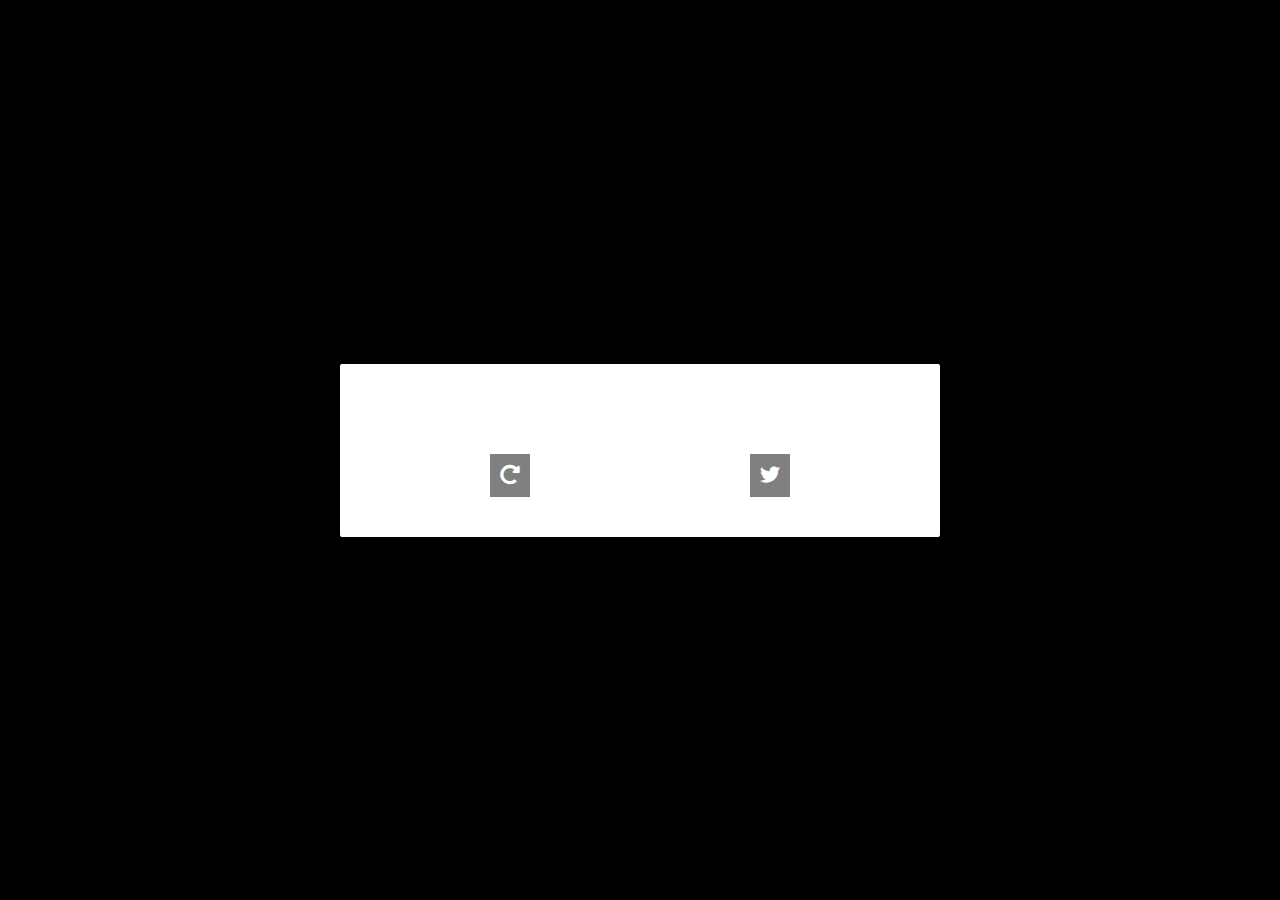
<file: Build-a-Random-Quote-Machine/index.html>
<!DOCTYPE html>
<html lang="en" >
<head>
  <meta charset="UTF-8">
  <title>CodePen - FreeCodeCamp: Build a Random Quote Machine</title>
  <link rel='stylesheet' href='https://cdnjs.cloudflare.com/ajax/libs/font-awesome/5.15.3/css/all.min.css'><link rel="stylesheet" href="./style.css">

</head>
<body>
<div id="wrapper">
  <div id="quote-box">
    <p id="text"></p>
    <p id="author"></p>
    <div id="buttons-container">
      <div id="left-button">
        <button class="disabled" id="new-quote" disabled><i class="fas fa-redo-alt"></i></button>
      </div>
      <div id="right-button">
        <button class="disabled" id="tweet-button" disabled><a id="tweet-quote" target="_top"><i class="fab fa-twitter"></i></a></button>
      </div>
    </div>
  </div>
</div>
  <script src='https://cdn.freecodecamp.org/testable-projects-fcc/v1/bundle.js'></script>
<script src='https://cdnjs.cloudflare.com/ajax/libs/jquery/3.6.0/jquery.min.js'></script><script  src="./script.js"></script>

</body>
</html>
</file>
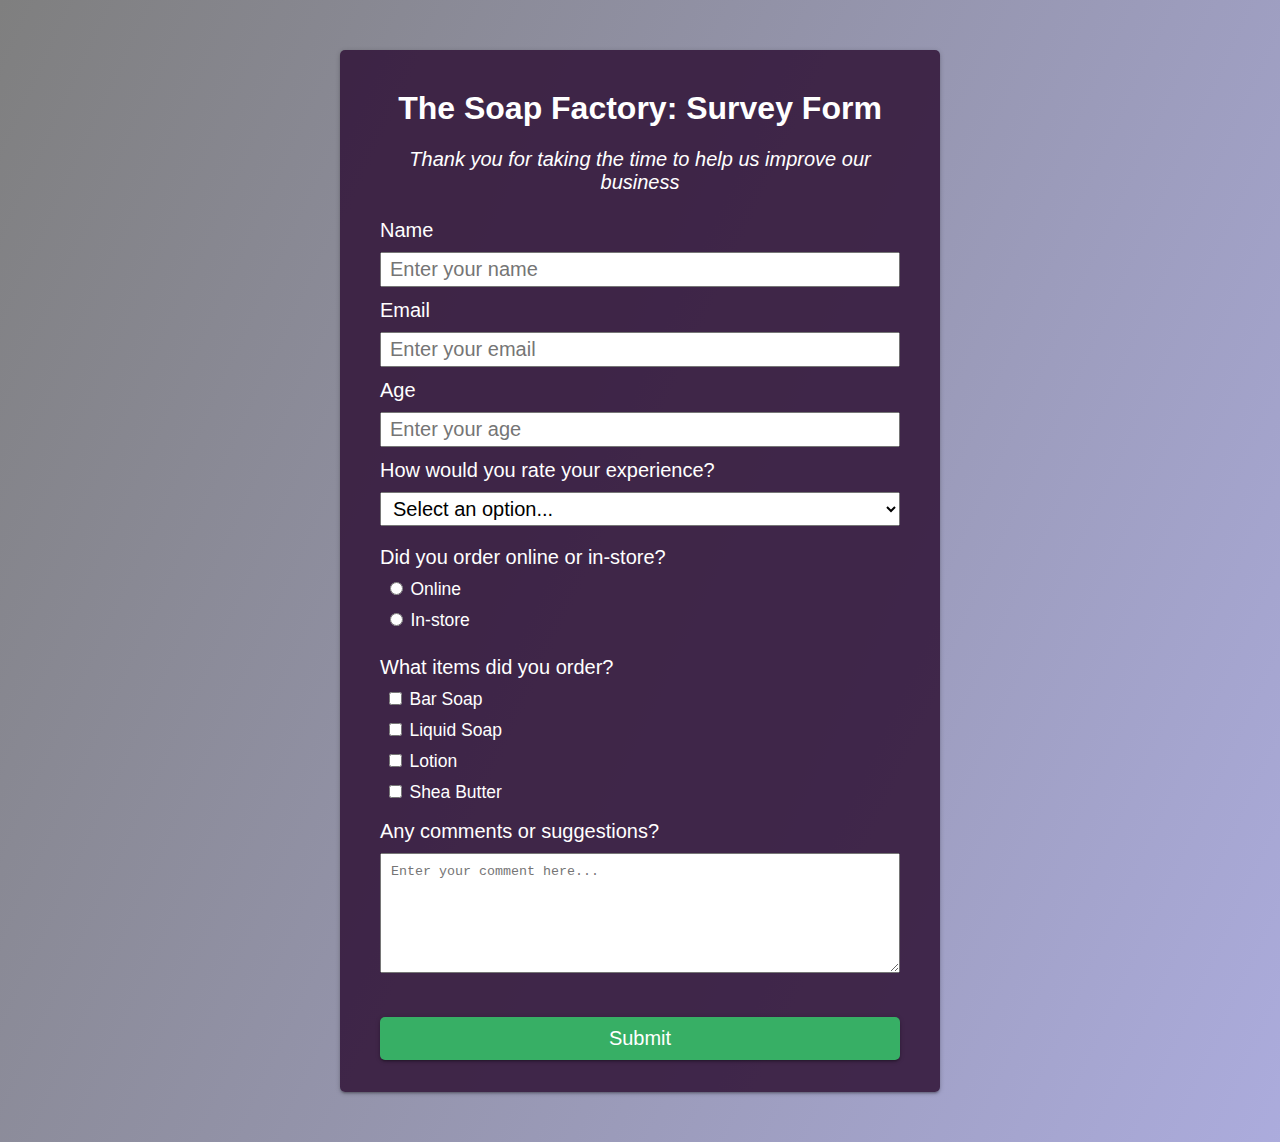
<file: Build-a-Survey-Form/index.html>
<!DOCTYPE html>
<html lang="en" >
<head>
  <meta charset="UTF-8">
  <title>CodePen - FreeCodeCamp: Build a Survey Form</title>
  <link rel="stylesheet" href="./style.css">

</head>
<body>
<div class="container">
  <h1 id="title" class="text-center">The Soap Factory: Survey Form</h1>
  <p id="description" class="text-center">Thank you for taking the time to help us improve our business</p>
  <form id="survey-form">

    <div class="form-group">
      <label for="name" id="name-label" class="input-box-label">Name</label>
      <input name="name" id="name" class="form-control" type="text" required placeholder="Enter your name" />
    </div>

    <div class="form-group">
      <label for="email" id="email-label" class="input-box-label">Email</label>
      <input name="email" id="email" class="form-control" type="email" required placeholder="Enter your email" />
    </div>

    <div class="form-group">
      <label for="number" id="number-label" class="input-box-label">Age</label>
      <input name="number" id="number" class="form-control" type="number" min="10" max="120" required placeholder="Enter your age" />
    </div>

    <div class="form-group">
      <label for="dropdown" id="dropdown-label" class="input-box-label">How would you rate your experience?</label>
      <select name="dropdown" id="dropdown" class="form-control">
        <option disabled selected value>Select an option...</option>
        <option value="excellent">Excellent</option>
        <option value="good">Good</option>
        <option value="okay">Okay</option>
        <option value="bad">Bad</option>
        <option value="terrible">Terrible</option>
      </select>
    </div>

    <div class="form-group">
      <p>Did you order online or in-store?</p>
      <div class="radio-group">
        <input type="radio" id="online" class="input-radio" name="ordertype" value="online">
        <label for="online">Online</label>
      </div>
      <div class="radio-group">
        <input type="radio" id="instore" class="input-radio" name="ordertype" value="instore">
        <label for="instore">In-store</label>
      </div>
    </div>

    <div class="form-group">
      <p>What items did you order?</p>
      <div class="checkbox-group">
        <input type="checkbox" id="barsoap" name="barsoap" value="barsoap">
        <label for="barsoap">Bar Soap</label>
      </div>
      <div class="checkbox-group">
        <input type="checkbox" id="liquidsoap" name="liquidsoap" value="liquidsoap">
        <label for="liquidsoap">Liquid Soap</label>
      </div>
      <div class="checkbox-group">
        <input type="checkbox" id="lotion" name="lotion" value="lotion">
        <label for="lotion">Lotion</label>
      </div>
      <div class="checkbox-group">
        <input type="checkbox" id="sheabutter" name="sheabutter" value="sheabutter">
        <label for="sheabutter">Shea Butter</label>
      </div>
    </div>

    <div class="form-group">
      <label for="form-textarea" class="input-box-label">Any comments or suggestions?</label>
      <textarea name="form-textarea" id="form-textarea" class="form-textarea" placeholder="Enter your comment here..."></textarea>
    </div>

    <div class="form-group">
      <button id="submit" type="submit">Submit</button>
    </div>

  </form>
</div>
  <script src='https://cdn.freecodecamp.org/testable-projects-fcc/v1/bundle.js'></script>
</body>
</html>
</file>
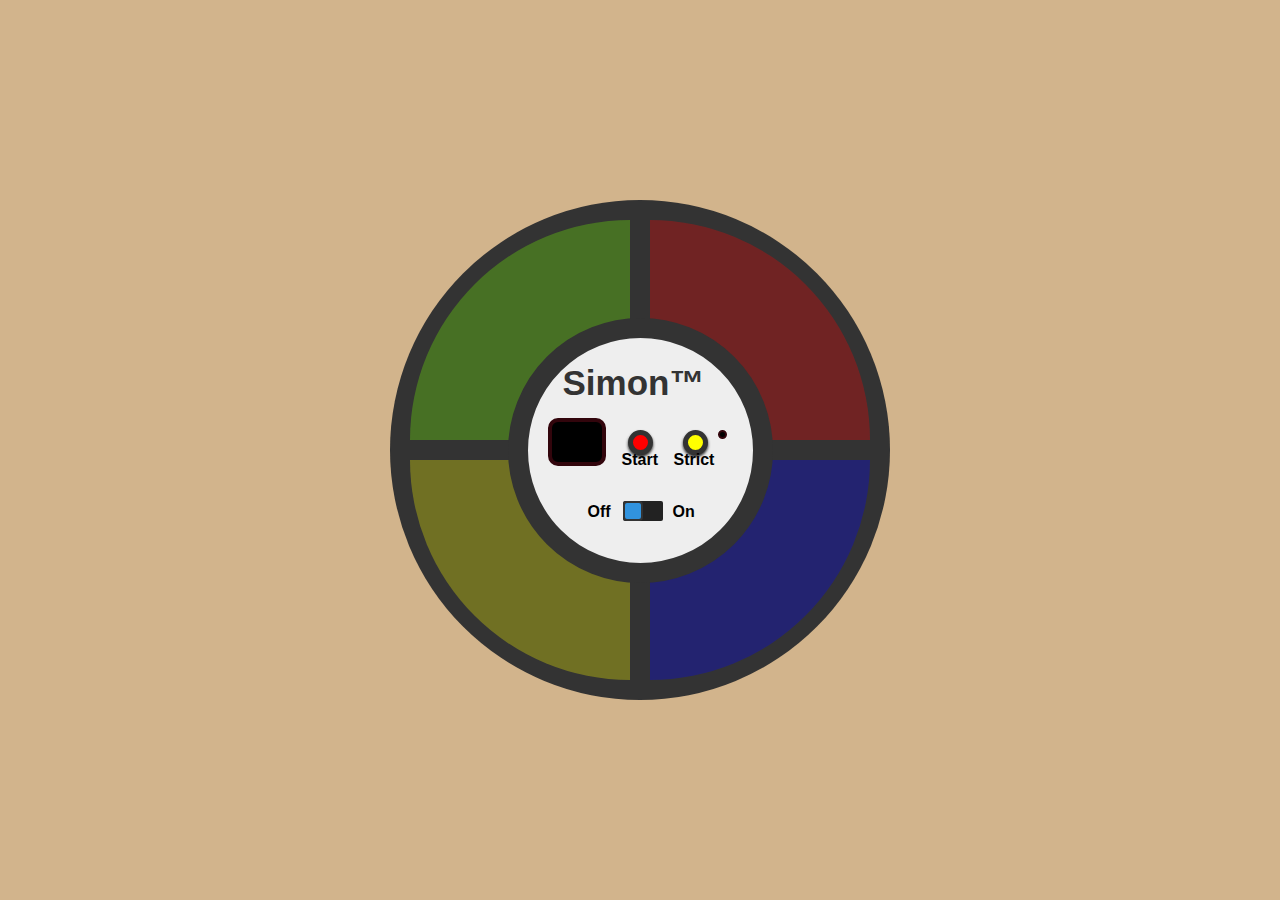
<file: Simon-Game/index.html>
<!DOCTYPE html>
<html>
    <head>
        <meta charset="UTF-8">
        <title>
            FCC: Simon Game
        </title>
        <meta content="width=device-width, initial-scale=1" name="viewport">
        <link href="css/normalize.css" rel="stylesheet">
        <link href="css/styles.css" rel="stylesheet">
    </head>
    <body>
        <div class="centered circle" id="container">
            <div class="centered circle" id="control-panel">
                <div id="simon">
                    <span>Simon™</span>
                </div>
                <div id="sequence-count-display">
                    <span id="sequence-count"></span>
                </div>
                <div class="control-button circle" id="start-button"></div>
                <div class="label" id="start-label">
                    <span>Start</span>
                </div>
                <div class="circle" id="strict-mode-indicator"></div>
                <div class="control-button circle" id="strict-button"></div>
                <div class="label" id="strict-label">
                    <span>Strict</span>
                </div>
                <div id="switch-slot">
                    <div class="" id="switch"></div>
                </div>
                <div class="label" id="off-label">
                    <span>Off</span>
                </div>
                <div class="label" id="on-label">
                    <span>On</span>
                </div>
            </div>
            <div class="color-button top-row left-column" data-value="green" id="green-button"></div>
            <div class="color-button top-row right-column" data-value="red" id="red-button"></div>
            <div class="color-button bottom-row left-column" data-value="yellow" id="yellow-button"></div>
            <div class="color-button bottom-row right-column" data-value="blue" id="blue-button"></div>
        </div>
        <script src='https://code.jquery.com/jquery-2.2.4.min.js'>
        </script> 
        <script src="js/app.js">
        </script>
    </body>
</html>
</file>
<file: Build-a-Random-Quote-Machine/style.css>
:root {
  font-size: 62.5%;
}

* {
  -moz-box-sizing: border-box;
  -webkit-box-sizing: border-box;
  box-sizing: border-box;
  margin: 0;
  padding: 0;
}

body {
  font-family: -apple-system, BlinkMacSystemFont, "Segoe UI", "Roboto", "Helvetica Neue", Arial, sans-serif;
  font-size: 1.6rem;
}

#wrapper {
  align-items: center;
  background-color: #000;
  background-size: cover;
  background-repeat: no-repeat;
  background-position: center;
  display: flex;
  height: 100vh;
  justify-content: center;
  width: 100vw;
}

#quote-box {
  background-color: #fff;
  border-radius: 2px;
  box-shadow: 0 2px 5px 0 rgba(0, 0, 0, 0.16), 0 2px 10px 0 rgba(0, 0, 0, 0.12);
  display: flex;
  flex-direction: column;
  margin-left: 4rem;
  margin-right: 4rem;
  padding: 4rem;
  width: 60rem;
}

#text {
  font-size: 3rem;
  margin-bottom: 1rem;
  text-align: center;
}

#author {
  font-size: 2.5rem;
  margin-bottom: 4rem;
  text-align: center;
}

#buttons-container {
  display: flex;
}

#left-button, #right-button {
  display: flex;
  justify-content: center;
  width: 50%;
}

#new-quote {
  background-color: #4CAF50;
}

#tweet-button {
  background-color: #2196F3;
}

button {
  border: none;
  box-shadow: 0 2px 5px 0 rgba(0, 0, 0, 0.16), 0 2px 10px 0 rgba(0, 0, 0, 0.12);
  color: #fff;
  cursor: pointer;
  font-size: 2rem;
  padding: 1rem;
}

button:hover {
  box-shadow: none;
}

a, a:visited {
  color: #fff;
}

.disabled {
  background-color: gray !important;
  box-shadow: none !important;
}
</file>
<file: Build-a-Survey-Form/style.css>
* {
  -moz-box-sizing: border-box;
  -webkit-box-sizing: border-box;
  box-sizing: border-box;
}

html {
  font-size: 62.5%;
}

body {
  background: linear-gradient(
      115deg,
      rgb(95 95 95 / 80%),
      rgba(136, 136, 206, 0.7)
    ),
    url(https://i.imgur.com/1G30UqU.jpg);
  background-position: center;
  background-repeat: no-repeat;
  background-size: cover;
  color: #fff;
  font-family: -apple-system, BlinkMacSystemFont, "Segoe UI", "Roboto",
    "Helvetica Neue", Arial, sans-serif;
  font-size: 1.6rem;
}

.container {
  background-color: rgb(53 25 61 / 90%);
  border-radius: 5px;
  -webkit-box-shadow: 0 2px 2px 0 rgb(0 0 0 / 14%),
    0 3px 1px -2px rgb(0 0 0 / 12%), 0 1px 5px 0 rgb(0 0 0 / 20%);
  box-shadow: 0 2px 2px 0 rgb(0 0 0 / 14%), 0 3px 1px -2px rgb(0 0 0 / 12%),
    0 1px 5px 0 rgb(0 0 0 / 20%);
  margin: 50px auto 50px auto;
  max-width: 600px;
  width: 100%;
}

#title {
  padding-top: 40px;
}

p {
  margin-bottom: 5px;
  font-size: 2rem;
}

#description {
  font-size: 2rem;
  font-style: italic;
  margin-left: 50px;
  margin-right: 50px;
}

#survey-form {
  padding: 20px 40px;
}

.form-group {
  margin: 0 auto 12px auto;
}

.form-control {
  height: auto;
  padding: 4px 8px;
  width: 100%;
}

.radio-group,
.checkbox-group {
  padding: 5px;
}

label {
  font-size: 1.75rem;
}

.input-box-label {
  display: block;
  font-size: 2rem;
  padding-bottom: 10px;
}

input {
  font-size: 2rem;
}

select.form-control {
  font-size: 2rem;
  height: auto;
}

.form-textarea {
  min-height: 12rem;
  padding: 10px;
  width: 100%;
}

#submit {
  background-color: #37af65;
  border: none;
  border-radius: 5px;
  -webkit-box-shadow: 0 2px 2px 0 rgb(0 0 0 / 14%),
    0 3px 1px -2px rgb(0 0 0 / 12%), 0 1px 5px 0 rgb(0 0 0 / 20%);
  box-shadow: 0 2px 2px 0 rgb(0 0 0 / 14%), 0 3px 1px -2px rgb(0 0 0 / 12%),
    0 1px 5px 0 rgb(0 0 0 / 20%);
  color: #fff;
  cursor: pointer;
  display: block;
  font-size: 2rem;
  margin-top: 40px;
  padding: 10px;
  width: 100%;
}

.text-center {
  text-align: center;
}
</file>
<file: Simon-Game/css/styles.css>
body {
  background-color: #d2b48c;
}
#container {
  background-color: #333;
  height: 500px;
  width: 500px;
}
#control-panel {
  background-color: #eee;
  border: solid 20px #333;
  height: 225px;
  width: 225px;
  overflow: hidden;
  z-index: 100;
}
#simon {
  color: #333;
  font-size: 35px;
  font-weight: 800;
  position: relative;
  top: 25px;
  left: 35px;
  -webkit-user-select: none;
     -moz-user-select: none;
      -ms-user-select: none;
          user-select: none;
}
#sequence-count-display {
  background-color: #000;
  border: 4px solid #32050c;
  border-radius: 10px;
  height: 40px;
  width: 50px;
  position: relative;
  top: 40px;
  left: 20px;
  text-align: center;
}
#sequence-count {
  color: #dc0d29;
  font-size: 45px;
  line-height: 42px;
  -webkit-user-select: none;
     -moz-user-select: none;
      -ms-user-select: none;
          user-select: none;
}
#strict-mode-indicator {
  background-color: #000;
  border: 2px solid #32050c;
  border-radius: 100%;
  height: 5px;
  width: 5px;
  position: relative;
  top: -14px;
  left: 190px;
}
#strict-mode-indicator.active {
  background-color: #f00;
}
.control-button {
  border: 5px solid #333;
  box-shadow: 0px 2px 3px #222;
  cursor: pointer;
  height: 15px;
  width: 15px;
  position: absolute;
  top: 92px;
}
.control-button:active {
  box-shadow: 0 1px 1px #292929;
  top: 94px;
}
#start-button {
  background-color: #f00;
  left: 100px;
}
#strict-button {
  background-color: #ff0;
  left: 155px;
}
.label {
  font-weight: 600;
  position: relative;
  -webkit-user-select: none;
     -moz-user-select: none;
      -ms-user-select: none;
          user-select: none;
}
#start-label {
  top: 25px;
  left: 94px;
}
#strict-label {
  top: -2px;
  left: 146px;
}
#off-label {
  top: 12px;
  left: 60px;
}
#on-label {
  top: -6px;
  left: 145px;
}
#switch-slot {
  height: 20px;
  width: 40px;
  background-color: #222;
  position: relative;
  top: 30px;
  left: 95px;
  border-radius: 2px;
  cursor: pointer;
  z-index: 101;
}
#switch {
  height: 16px;
  width: 16px;
  border-radius: 4px;
  background-color: #3193de;
  position: relative;
  border: 2px solid #333;
}
.switch-on {
  left: 20px;
}
.color-button {
  height: 220px;
  width: 220px;
  position: absolute;
  opacity: 0.3;
  cursor: pointer;
}
.color-button.active {
  opacity: 1;
}
.color-button.top-row {
  top: 20px;
}
.color-button.bottom-row {
  top: 260px;
}
.color-button.left-column {
  left: 20px;
}
.color-button.right-column {
  left: 260px;
}
#green-button {
  background-color: #76ff03;
  border-top-left-radius: 100%;
}
#red-button {
  background-color: #f00;
  border-top-right-radius: 100%;
}
#yellow-button {
  background-color: #ff0;
  border-bottom-left-radius: 100%;
}
#blue-button {
  background-color: #00f;
  border-bottom-right-radius: 100%;
}
.centered {
  position: absolute;
  top: 0;
  bottom: 0;
  left: 0;
  right: 0;
  margin: auto;
}
.circle {
  border-radius: 100%;
}
@media screen and (max-width: 500px) {
  #container {
    -webkit-transform: scale(0.6);
            transform: scale(0.6);
    -webkit-transform-origin: 0 center;
            transform-origin: 0 center;
    left: 50%;
    margin-left: -147px;
  }
}
</file>
